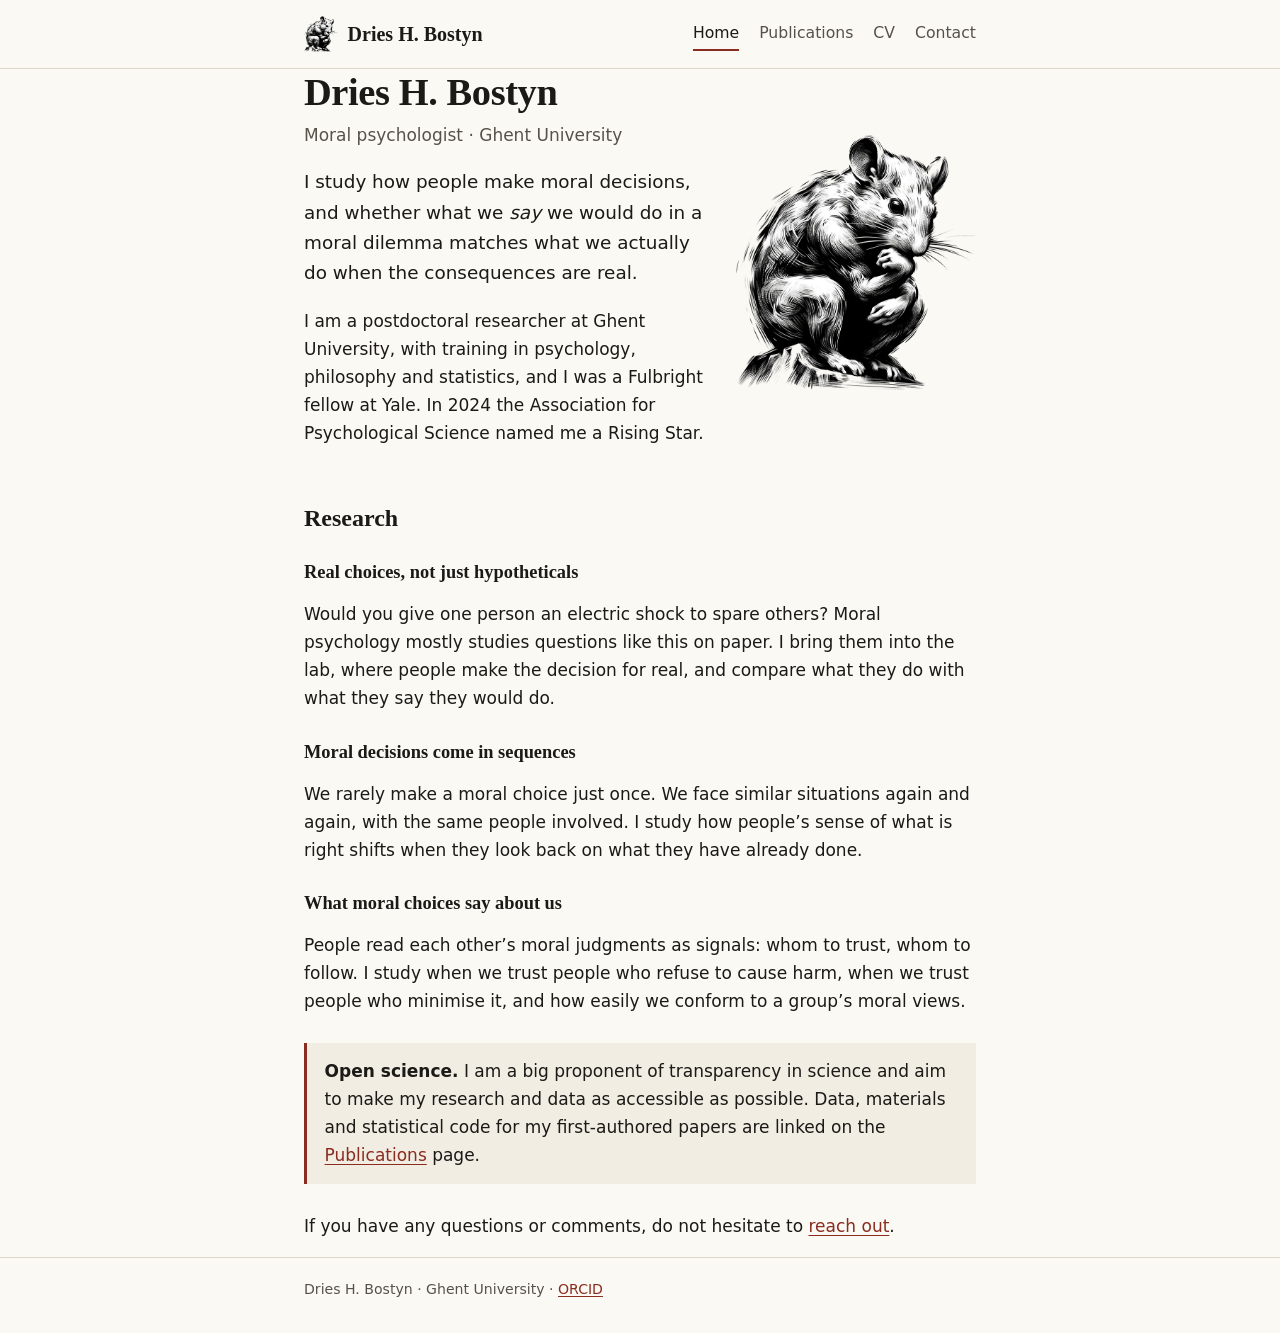
<file: index.html>
<!doctype html>
<html lang="en">
<head>
  <meta charset="utf-8">
  <meta name="viewport" content="width=device-width, initial-scale=1">
  <title>Dries H. Bostyn · Moral psychology, Ghent University</title>
  <meta name="description" content="Dries H. Bostyn is a moral psychologist at Ghent University studying how people make moral decisions, and whether hypothetical moral choices match what people do when the consequences are real.">
  <link rel="stylesheet" href="assets/style.css">
  <link rel="icon" href="assets/favicon.png" type="image/png">
  <link rel="apple-touch-icon" href="assets/apple-touch-icon.png">
</head>
<body>
  <header class="site-header">
    <div class="wrap">
      <a class="brand" href="./"><img src="assets/mouse-small.webp" alt="" width="34" height="36">Dries H. Bostyn</a>
      <nav class="site-nav" aria-label="Main">
        <a href="./" aria-current="page">Home</a>
        <a href="publications.html">Publications</a>
        <a href="cv.html">CV</a>
        <a href="contact.html">Contact</a>
      </nav>
    </div>
  </header>

  <main class="wrap">
    <section class="intro">
      <div>
        <h1>Dries H. Bostyn</h1>
        <p class="role">Moral psychologist · Ghent University</p>
        <p class="lead">I study how people make moral decisions, and whether what we <em>say</em> we would do in a moral dilemma matches what we actually do when the consequences are real.</p>
        <p>I am a postdoctoral researcher at Ghent University, with training in psychology, philosophy and statistics, and I was a Fulbright fellow at Yale. In 2024 the Association for Psychological Science named me a Rising Star.</p>
      </div>
      <figure>
        <img src="assets/mouse.webp" alt="Hatched black-and-white drawing of a mouse sitting on a rock, chin resting on its paw, deep in thought" width="677" height="720">
      </figure>
    </section>

    <h2>Research</h2>
    <h3>Real choices, not just hypotheticals</h3>
    <p>Would you give one person an electric shock to spare others? Moral psychology mostly studies questions like this on paper. I bring them into the lab, where people make the decision for real, and compare what they do with what they say they would do.</p>

    <h3>Moral decisions come in sequences</h3>
    <p>We rarely make a moral choice just once. We face similar situations again and again, with the same people involved. I study how people’s sense of what is right shifts when they look back on what they have already done.</p>

    <h3>What moral choices say about us</h3>
    <p>People read each other’s moral judgments as signals: whom to trust, whom to follow. I study when we trust people who refuse to cause harm, when we trust people who minimise it, and how easily we conform to a group’s moral views.</p>

    <div class="note">
      <p><strong>Open science.</strong> I am a big proponent of transparency in science and aim to make my research and data as accessible as possible. Data, materials and statistical code for my first-authored papers are linked on the <a href="publications.html">Publications</a> page.</p>
    </div>

    <p>If you have any questions or comments, do not hesitate to <a href="contact.html">reach out</a>.</p>
  </main>

  <footer class="site-footer">
    <div class="wrap">
      <p>Dries H. Bostyn · Ghent University · <a href="https://orcid.org/0000-0001-9994-4615">ORCID</a></p>
    </div>
  </footer>
</body>
</html>
</file>
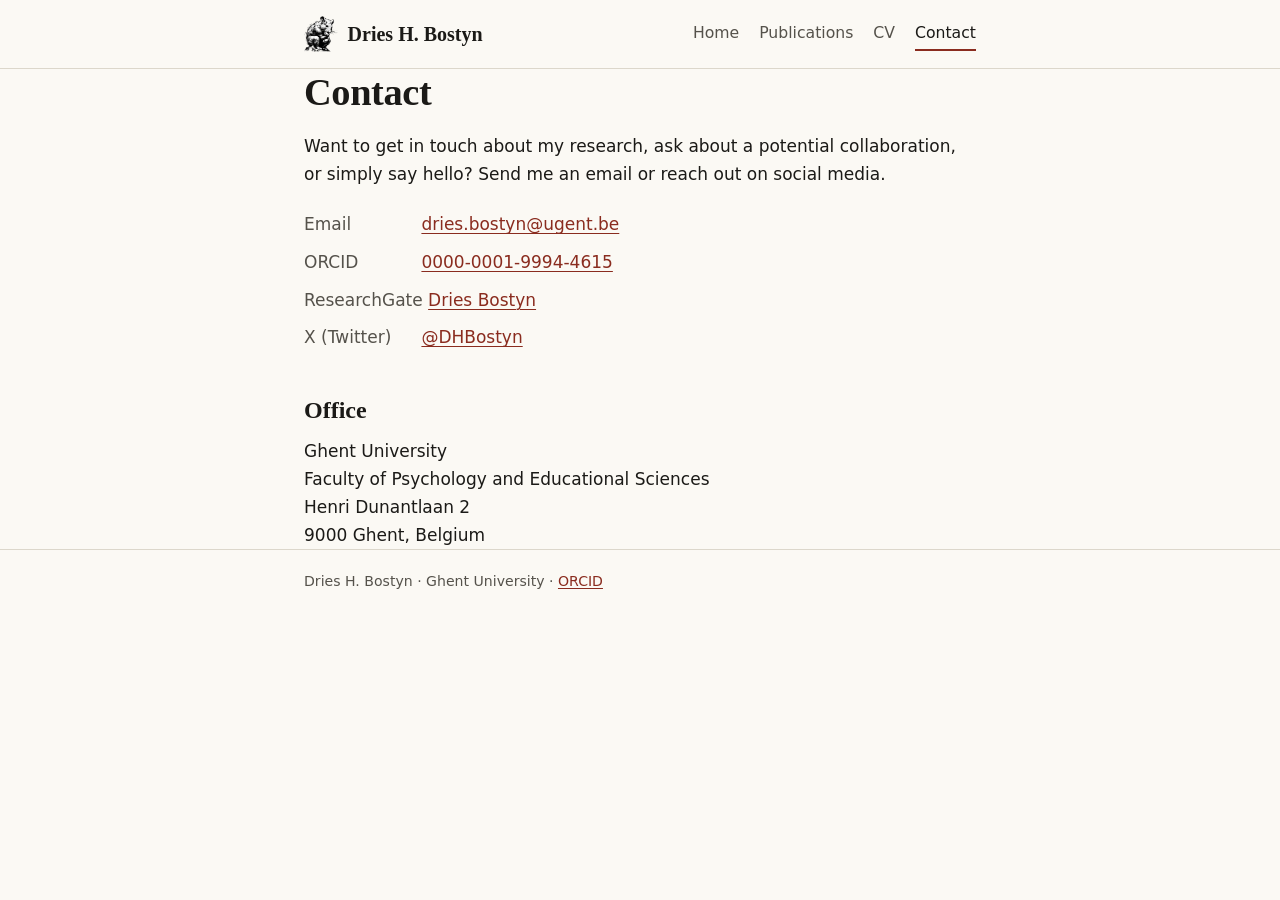
<file: contact.html>
<!doctype html>
<html lang="en">
<head>
  <meta charset="utf-8">
  <meta name="viewport" content="width=device-width, initial-scale=1">
  <title>Contact · Dries H. Bostyn</title>
  <meta name="description" content="How to get in touch with Dries H. Bostyn, Ghent University.">
  <link rel="stylesheet" href="assets/style.css">
  <link rel="icon" href="assets/favicon.png" type="image/png">
  <link rel="apple-touch-icon" href="assets/apple-touch-icon.png">
</head>
<body>
  <header class="site-header">
    <div class="wrap">
      <a class="brand" href="./"><img src="assets/mouse-small.webp" alt="" width="34" height="36">Dries H. Bostyn</a>
      <nav class="site-nav" aria-label="Main">
        <a href="./">Home</a>
        <a href="publications.html">Publications</a>
        <a href="cv.html">CV</a>
        <a href="contact.html" aria-current="page">Contact</a>
      </nav>
    </div>
  </header>

  <main class="wrap">
    <h1>Contact</h1>
    <p>Want to get in touch about my research, ask about a potential collaboration, or simply say hello? Send me an email or reach out on social media.</p>

    <ul class="contact-list">
      <li><span class="label">Email</span> <a href="mailto:dries.bostyn@ugent.be">dries.bostyn@ugent.be</a></li>
      <li><span class="label">ORCID</span> <a href="https://orcid.org/0000-0001-9994-4615">0000-0001-9994-4615</a></li>
      <!-- TODO: add Google Scholar once Dries sends the profile link:
      <li><span class="label">Google Scholar</span> <a href="SCHOLAR-URL">Dries H. Bostyn</a></li> -->
      <li><span class="label">ResearchGate</span> <a href="https://www.researchgate.net/profile/Dries_Bostyn">Dries Bostyn</a></li>
      <li><span class="label">X (Twitter)</span> <a href="https://x.com/DHBostyn">@DHBostyn</a></li>
    </ul>

    <h2>Office</h2>
    <address>
      Ghent University<br>
      Faculty of Psychology and Educational Sciences<br>
      Henri Dunantlaan 2<br>
      9000 Ghent, Belgium
    </address>
  </main>

  <footer class="site-footer">
    <div class="wrap">
      <p>Dries H. Bostyn · Ghent University · <a href="https://orcid.org/0000-0001-9994-4615">ORCID</a></p>
    </div>
  </footer>
</body>
</html>
</file>
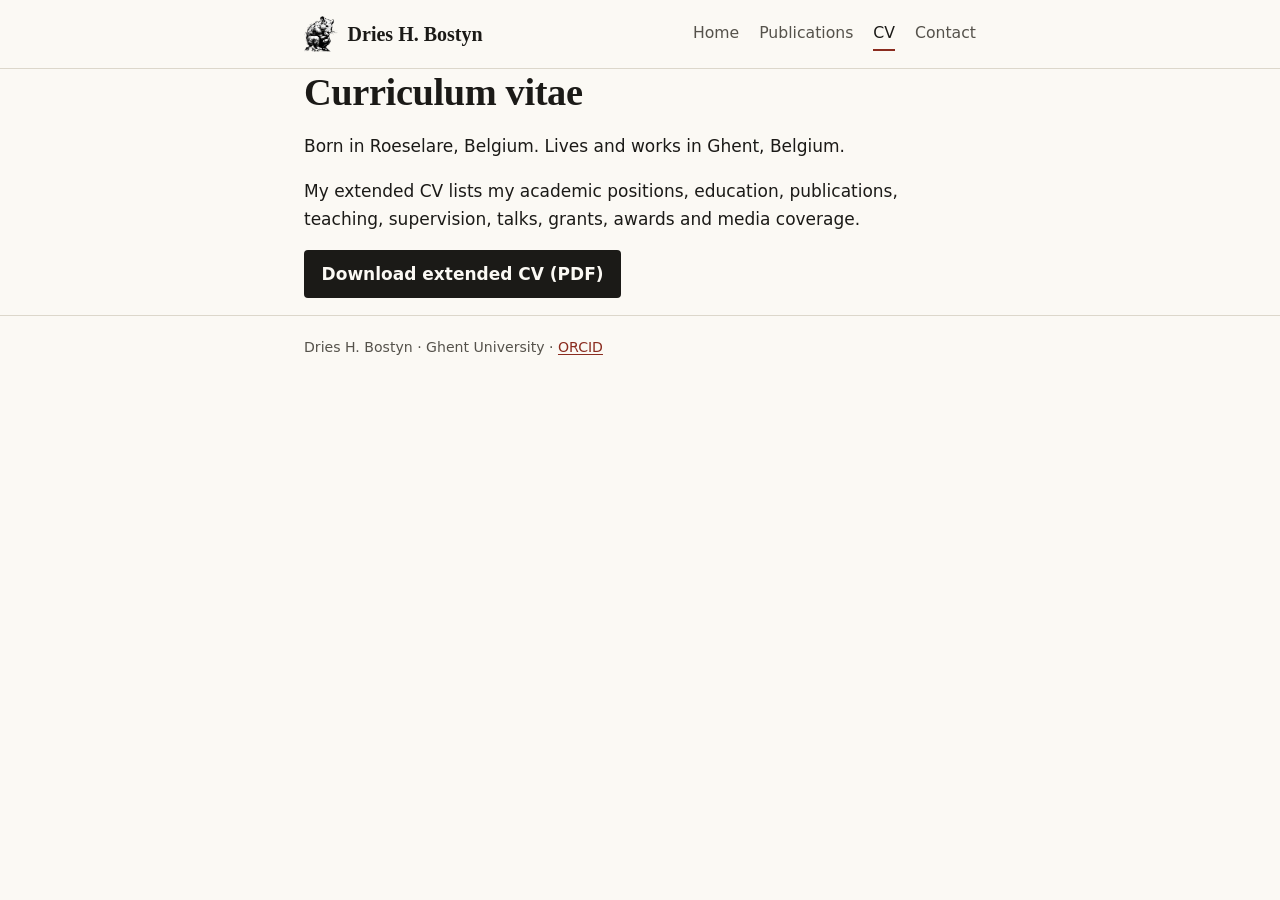
<file: cv.html>
<!doctype html>
<html lang="en">
<head>
  <meta charset="utf-8">
  <meta name="viewport" content="width=device-width, initial-scale=1">
  <title>CV · Dries H. Bostyn</title>
  <meta name="description" content="Curriculum vitae of Dries H. Bostyn: download the extended CV (PDF).">
  <link rel="stylesheet" href="assets/style.css">
  <link rel="icon" href="assets/favicon.png" type="image/png">
  <link rel="apple-touch-icon" href="assets/apple-touch-icon.png">
</head>
<body>
  <header class="site-header">
    <div class="wrap">
      <a class="brand" href="./"><img src="assets/mouse-small.webp" alt="" width="34" height="36">Dries H. Bostyn</a>
      <nav class="site-nav" aria-label="Main">
        <a href="./">Home</a>
        <a href="publications.html">Publications</a>
        <a href="cv.html" aria-current="page">CV</a>
        <a href="contact.html">Contact</a>
      </nav>
    </div>
  </header>

  <main class="wrap">
    <h1>Curriculum vitae</h1>
    <p>Born in Roeselare, Belgium. Lives and works in Ghent, Belgium.</p>
    <p>My extended CV lists my academic positions, education, publications, teaching, supervision, talks, grants, awards and media coverage.</p>
    <p><a class="button" href="files/bostyn-cv-extended.pdf">Download extended CV (PDF)</a></p>
  </main>

  <footer class="site-footer">
    <div class="wrap">
      <p>Dries H. Bostyn · Ghent University · <a href="https://orcid.org/0000-0001-9994-4615">ORCID</a></p>
    </div>
  </footer>
</body>
</html>
</file>
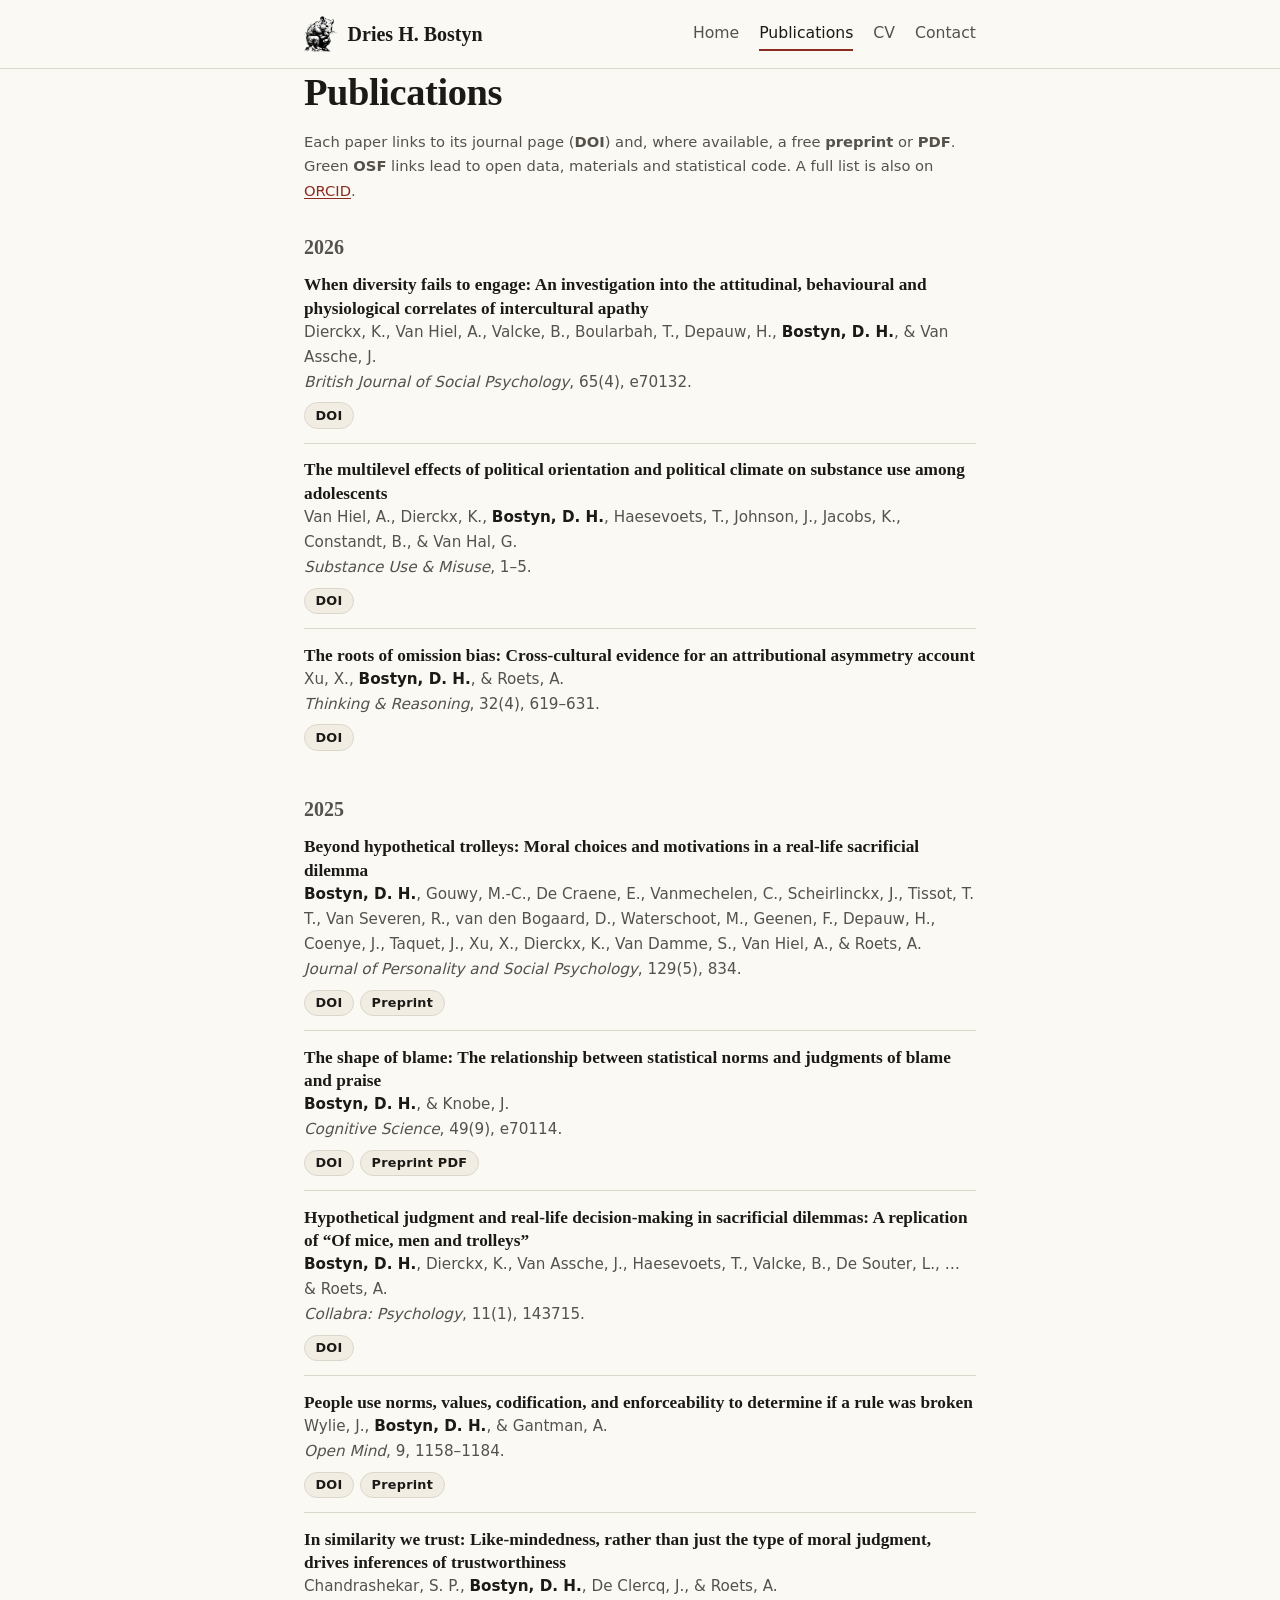
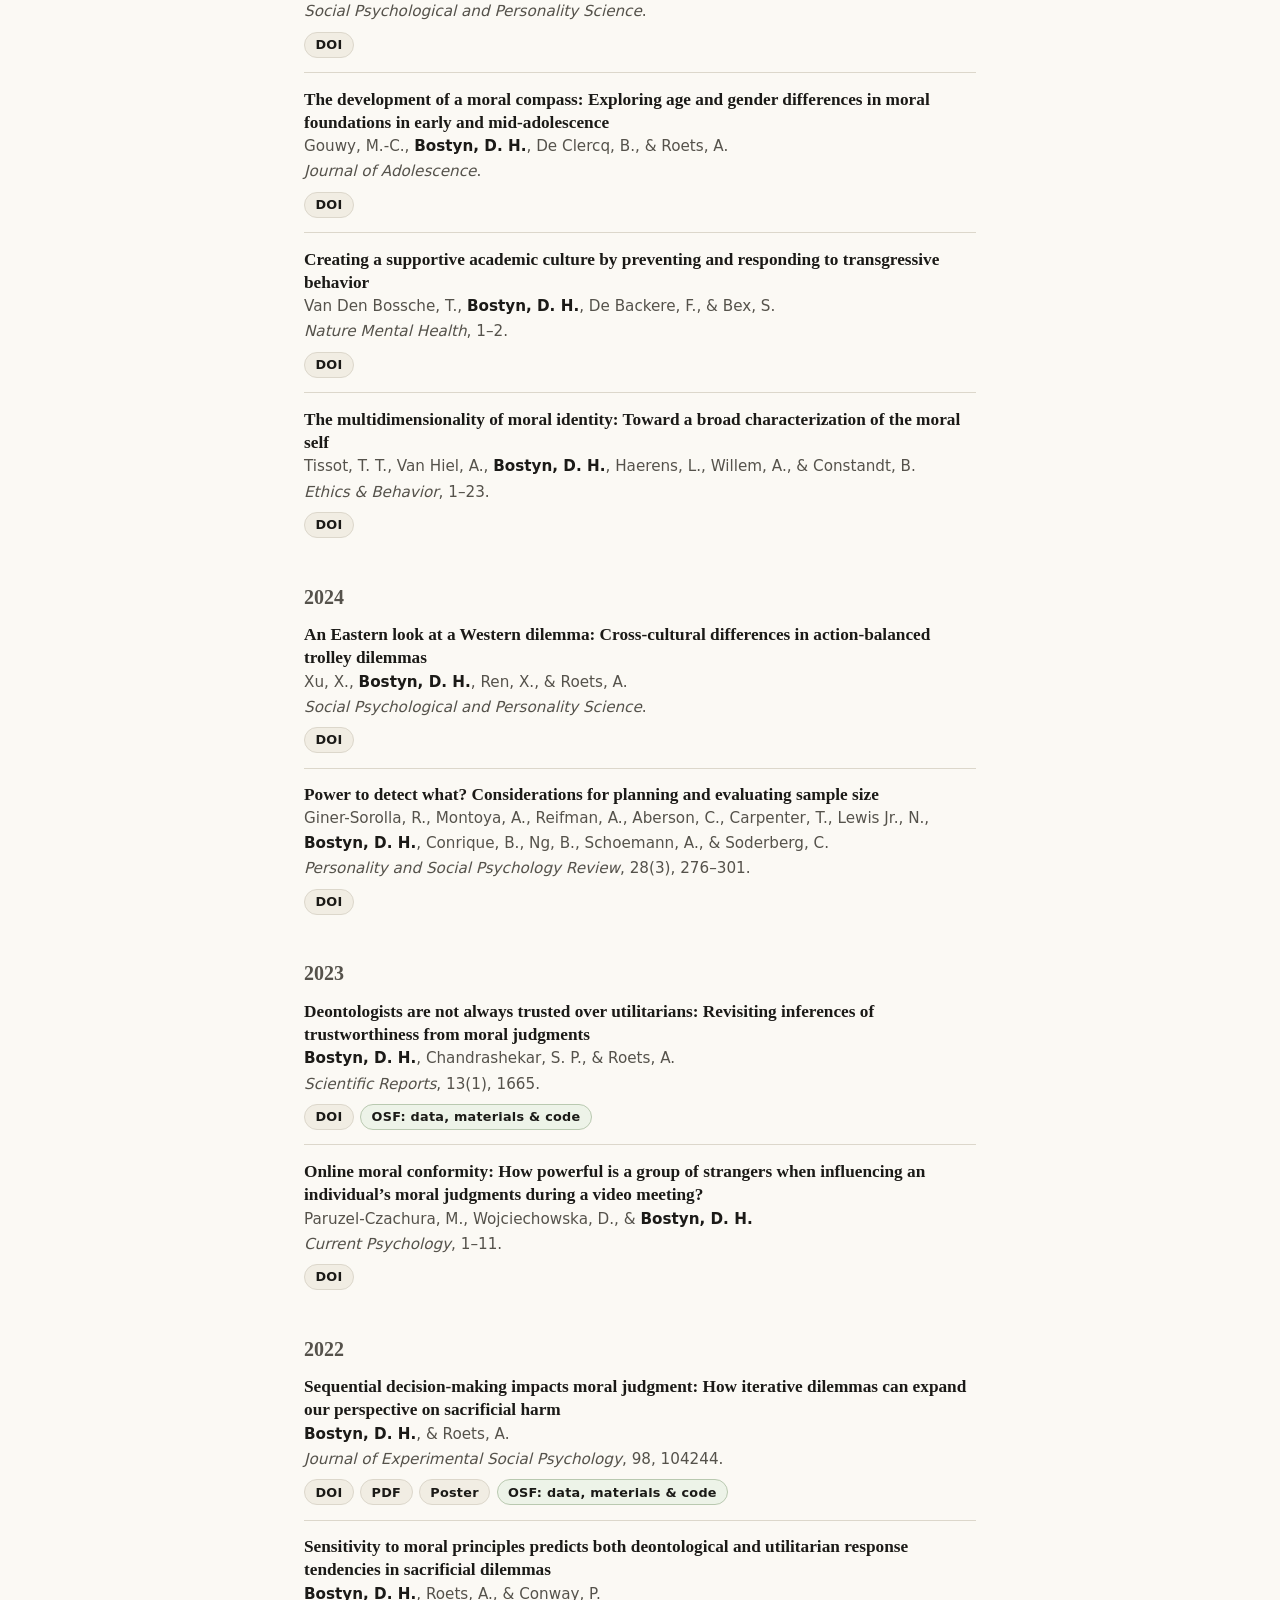
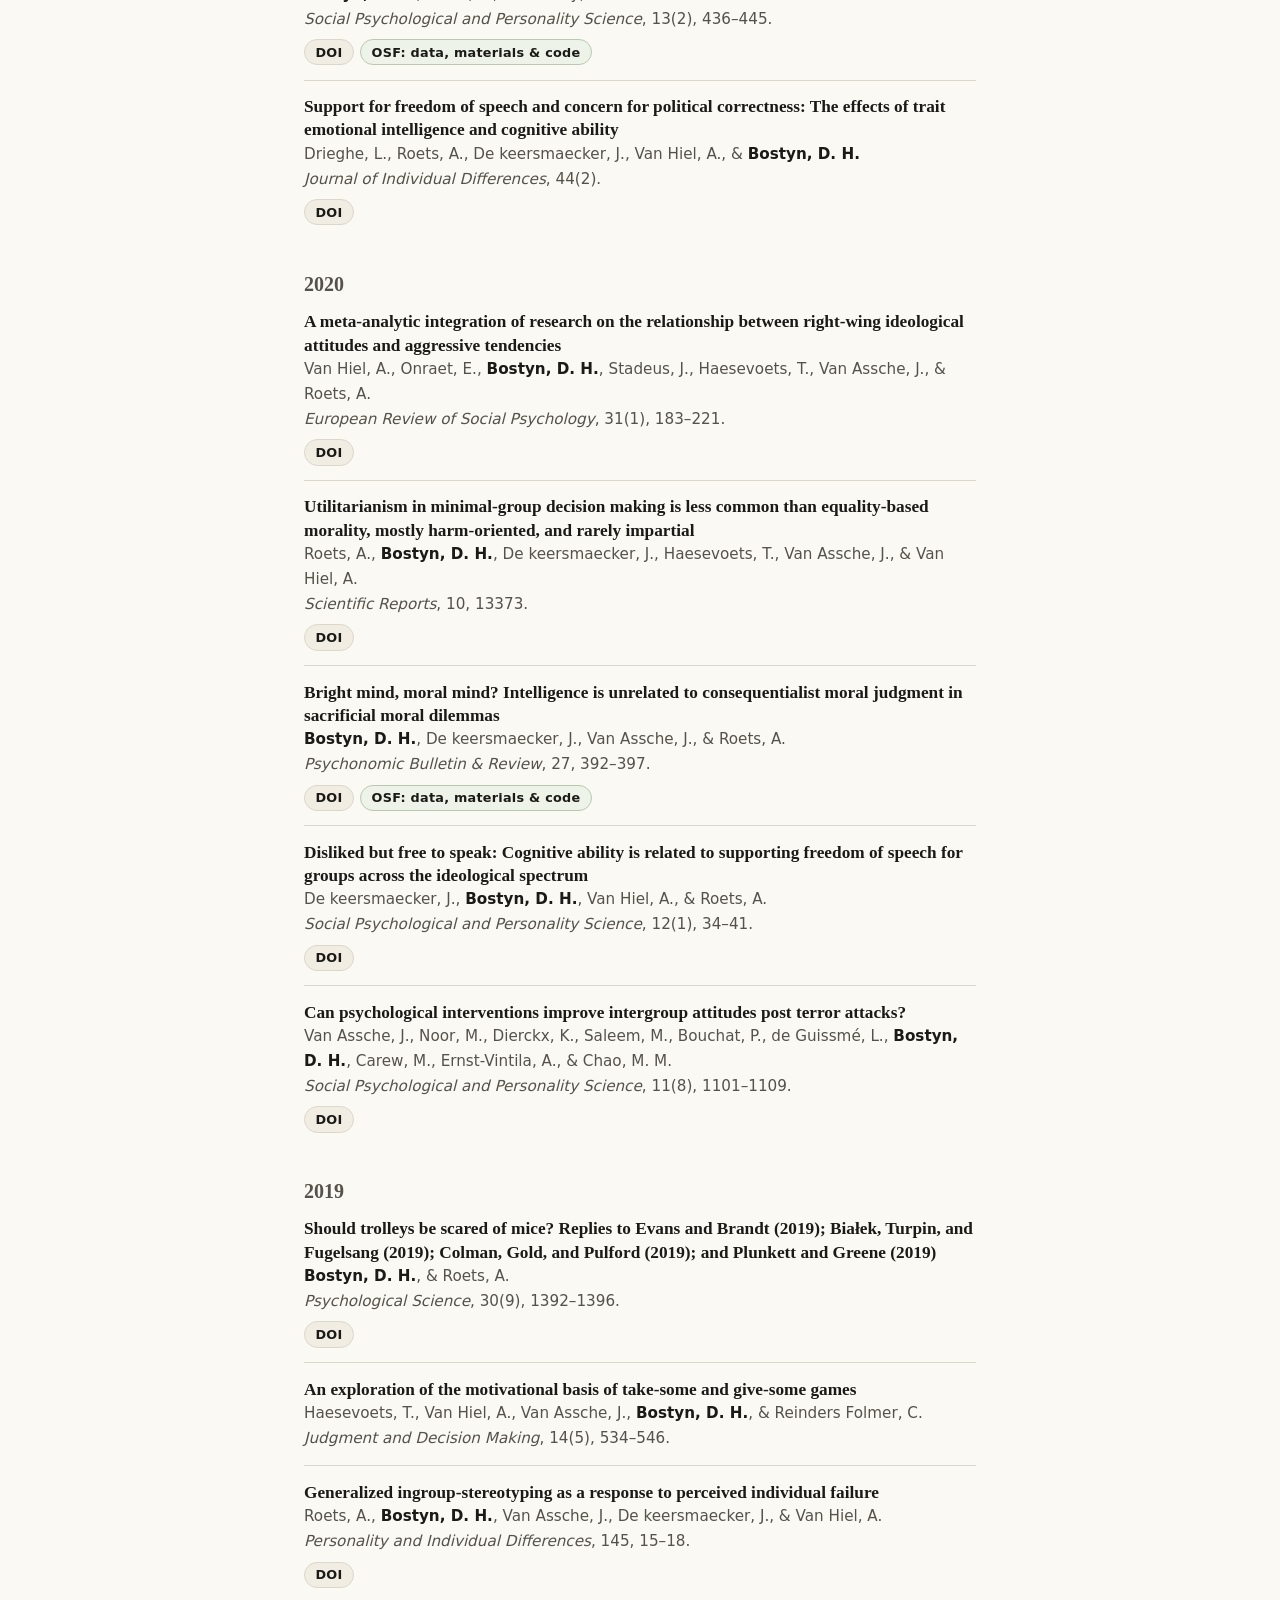
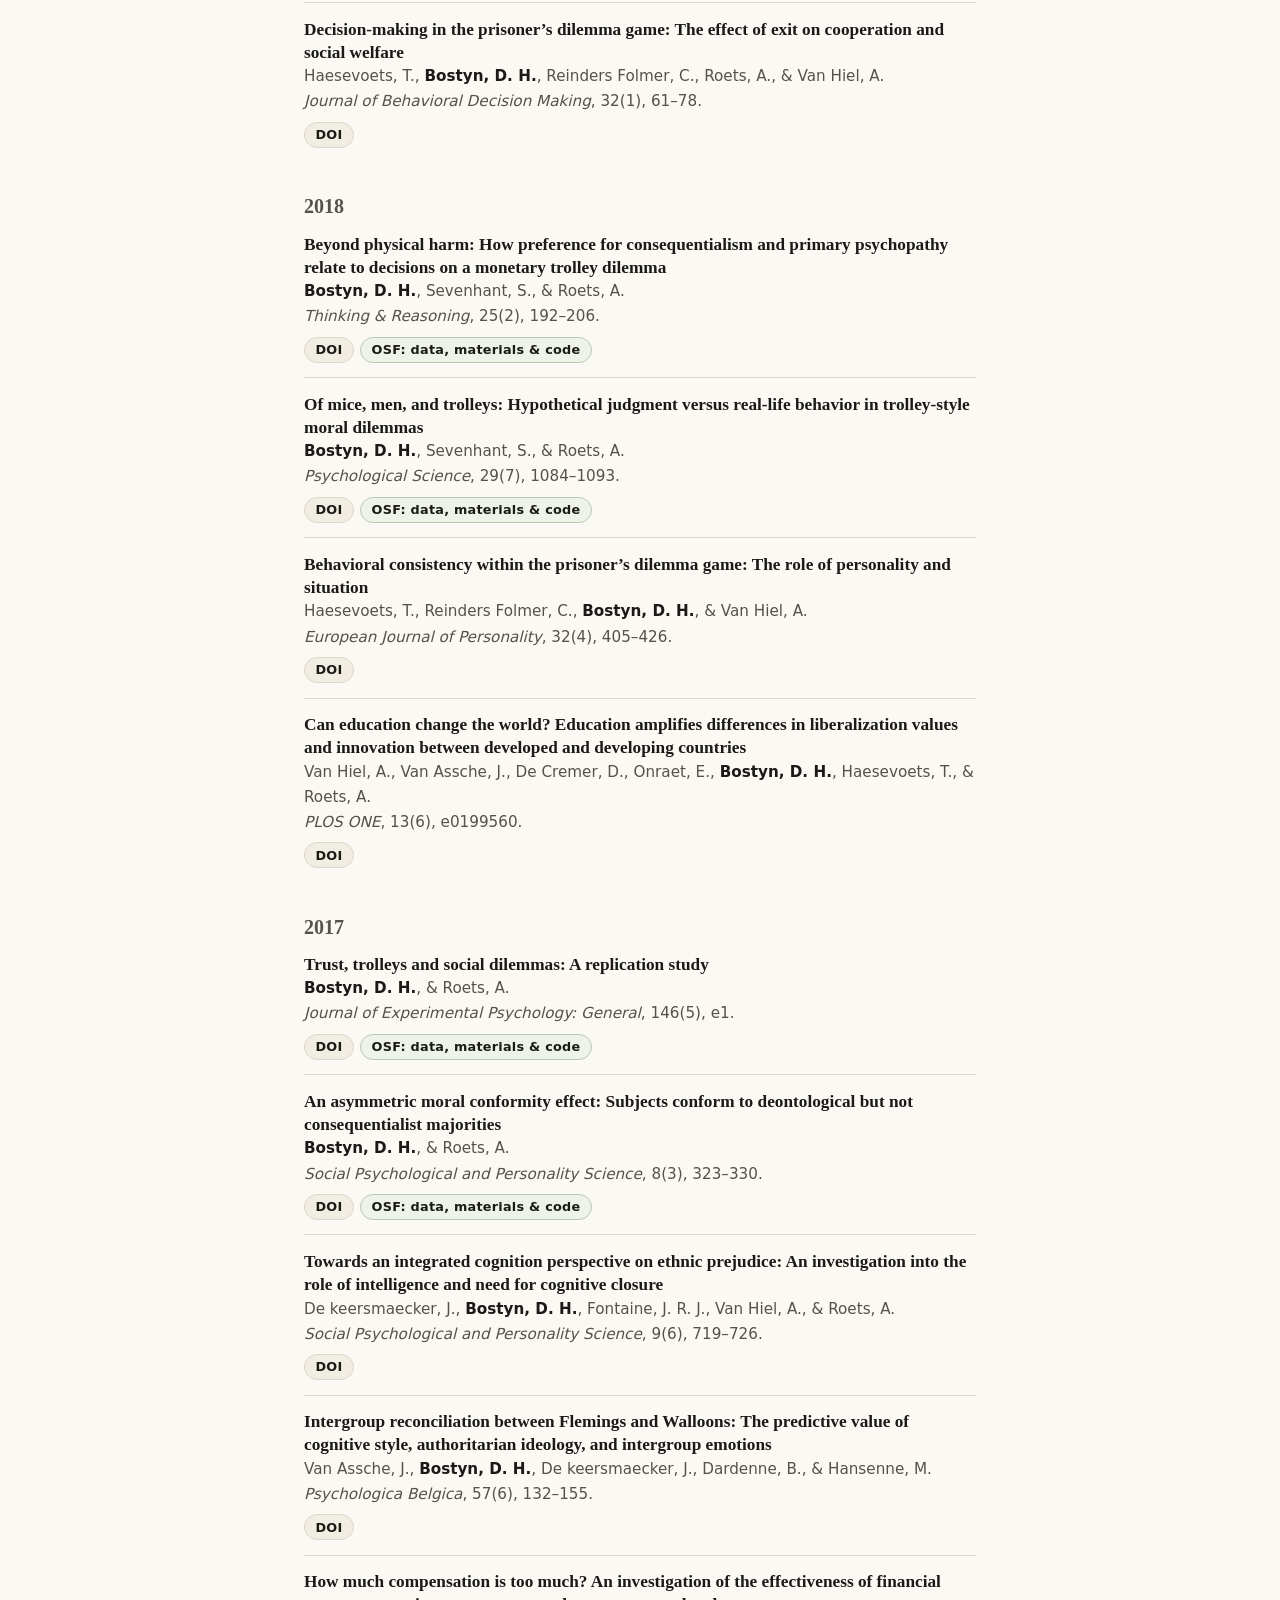
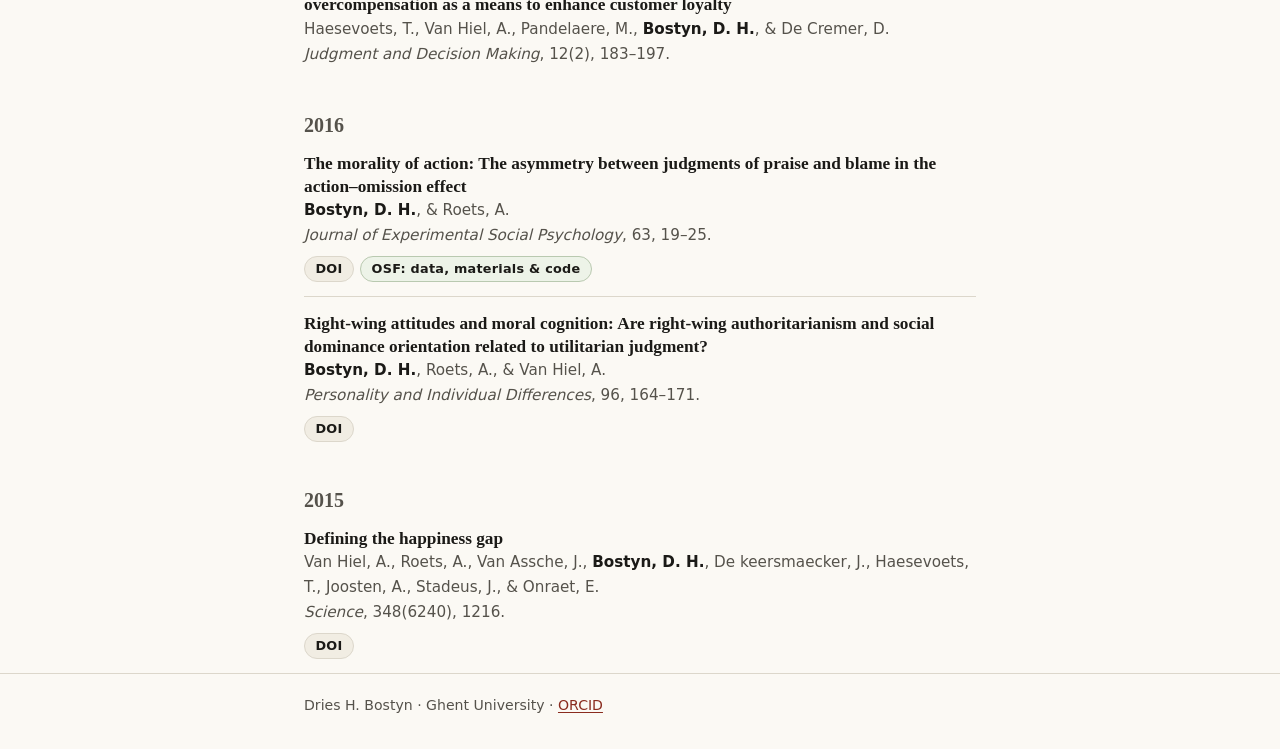
<file: publications.html>
<!doctype html>
<html lang="en">
<head>
  <meta charset="utf-8">
  <meta name="viewport" content="width=device-width, initial-scale=1">
  <title>Publications · Dries H. Bostyn</title>
  <meta name="description" content="Publications by Dries H. Bostyn, with links to papers, preprints, and open data, materials and code on OSF.">
  <link rel="stylesheet" href="assets/style.css">
  <link rel="icon" href="assets/favicon.png" type="image/png">
  <link rel="apple-touch-icon" href="assets/apple-touch-icon.png">
</head>
<body>
  <header class="site-header">
    <div class="wrap">
      <a class="brand" href="./"><img src="assets/mouse-small.webp" alt="" width="34" height="36">Dries H. Bostyn</a>
      <nav class="site-nav" aria-label="Main">
        <a href="./">Home</a>
        <a href="publications.html" aria-current="page">Publications</a>
        <a href="cv.html">CV</a>
        <a href="contact.html">Contact</a>
      </nav>
    </div>
  </header>

  <main class="wrap">
    <h1>Publications</h1>
    <p class="legend">Each paper links to its journal page (<strong>DOI</strong>) and, where available, a free <strong>preprint</strong> or <strong>PDF</strong>. Green <strong>OSF</strong> links lead to open data, materials and statistical code. A full list is also on <a href="https://orcid.org/0000-0001-9994-4615">ORCID</a>.</p>

    <!--
      HOW TO ADD A PAPER: copy one <li class="pub"> ... </li> block, paste it at the top
      of the right year (add a new <h2 class="year"> + <ol class="pubs"> for a new year),
      and edit the text and links. Delete any link you don't have.
    -->

    <h2 class="year" id="y2026">2026</h2>
    <ol class="pubs">
      <li class="pub">
        <p class="title">When diversity fails to engage: An investigation into the attitudinal, behavioural and physiological correlates of intercultural apathy</p>
        <p class="authors">Dierckx, K., Van Hiel, A., Valcke, B., Boularbah, T., Depauw, H., <b>Bostyn, D. H.</b>, &amp; Van Assche, J.</p>
        <p class="venue"><i>British Journal of Social Psychology</i>, 65(4), e70132.</p>
        <p class="links"><a href="https://doi.org/10.1111/bjso.70132">DOI</a></p>
      </li>
      <li class="pub">
        <p class="title">The multilevel effects of political orientation and political climate on substance use among adolescents</p>
        <p class="authors">Van Hiel, A., Dierckx, K., <b>Bostyn, D. H.</b>, Haesevoets, T., Johnson, J., Jacobs, K., Constandt, B., &amp; Van Hal, G.</p>
        <p class="venue"><i>Substance Use &amp; Misuse</i>, 1–5.</p>
        <p class="links"><a href="https://doi.org/10.1080/10826084.2026.2709656">DOI</a></p>
      </li>
      <li class="pub">
        <p class="title">The roots of omission bias: Cross-cultural evidence for an attributional asymmetry account</p>
        <p class="authors">Xu, X., <b>Bostyn, D. H.</b>, &amp; Roets, A.</p>
        <p class="venue"><i>Thinking &amp; Reasoning</i>, 32(4), 619–631.</p>
        <p class="links"><a href="https://doi.org/10.1080/13546783.2026.2622091">DOI</a></p>
      </li>
    </ol>

    <h2 class="year" id="y2025">2025</h2>
    <ol class="pubs">
      <li class="pub">
        <p class="title">Beyond hypothetical trolleys: Moral choices and motivations in a real-life sacrificial dilemma</p>
        <p class="authors"><b>Bostyn, D. H.</b>, Gouwy, M.-C., De Craene, E., Vanmechelen, C., Scheirlinckx, J., Tissot, T. T., Van Severen, R., van den Bogaard, D., Waterschoot, M., Geenen, F., Depauw, H., Coenye, J., Taquet, J., Xu, X., Dierckx, K., Van Damme, S., Van Hiel, A., &amp; Roets, A.</p>
        <p class="venue"><i>Journal of Personality and Social Psychology</i>, 129(5), 834.</p>
        <p class="links"><a href="https://doi.org/10.1037/pspa0000463">DOI</a><a href="https://doi.org/10.31234/osf.io/sgznt">Preprint</a></p>
      </li>
      <li class="pub">
        <p class="title">The shape of blame: The relationship between statistical norms and judgments of blame and praise</p>
        <p class="authors"><b>Bostyn, D. H.</b>, &amp; Knobe, J.</p>
        <p class="venue"><i>Cognitive Science</i>, 49(9), e70114.</p>
        <p class="links"><a href="https://doi.org/10.1111/cogs.70114">DOI</a><a href="files/bostyn-knobe-shape-of-blame-preprint.pdf">Preprint PDF</a></p>
      </li>
      <li class="pub">
        <p class="title">Hypothetical judgment and real-life decision-making in sacrificial dilemmas: A replication of “Of mice, men and trolleys”</p>
        <p class="authors"><b>Bostyn, D. H.</b>, Dierckx, K., Van Assche, J., Haesevoets, T., Valcke, B., De Souter, L., … &amp; Roets, A.</p>
        <p class="venue"><i>Collabra: Psychology</i>, 11(1), 143715.</p>
        <p class="links"><a href="https://doi.org/10.1525/collabra.143715">DOI</a></p>
      </li>
      <li class="pub">
        <p class="title">People use norms, values, codification, and enforceability to determine if a rule was broken</p>
        <p class="authors">Wylie, J., <b>Bostyn, D. H.</b>, &amp; Gantman, A.</p>
        <p class="venue"><i>Open Mind</i>, 9, 1158–1184.</p>
        <p class="links"><a href="https://doi.org/10.1162/opmi.a.19">DOI</a><a href="https://doi.org/10.31234/osf.io/mvkwy_v4">Preprint</a></p>
      </li>
      <li class="pub">
        <p class="title">In similarity we trust: Like-mindedness, rather than just the type of moral judgment, drives inferences of trustworthiness</p>
        <p class="authors">Chandrashekar, S. P., <b>Bostyn, D. H.</b>, De Clercq, J., &amp; Roets, A.</p>
        <p class="venue"><i>Social Psychological and Personality Science</i>.</p>
        <p class="links"><a href="https://doi.org/10.1177/19485506251348958">DOI</a></p>
      </li>
      <li class="pub">
        <p class="title">The development of a moral compass: Exploring age and gender differences in moral foundations in early and mid-adolescence</p>
        <p class="authors">Gouwy, M.-C., <b>Bostyn, D. H.</b>, De Clercq, B., &amp; Roets, A.</p>
        <p class="venue"><i>Journal of Adolescence</i>.</p>
        <p class="links"><a href="https://doi.org/10.1002/jad.12500">DOI</a></p>
      </li>
      <li class="pub">
        <p class="title">Creating a supportive academic culture by preventing and responding to transgressive behavior</p>
        <p class="authors">Van Den Bossche, T., <b>Bostyn, D. H.</b>, De Backere, F., &amp; Bex, S.</p>
        <p class="venue"><i>Nature Mental Health</i>, 1–2.</p>
        <p class="links"><a href="https://doi.org/10.1038/s44220-025-00409-3">DOI</a></p>
      </li>
      <li class="pub">
        <p class="title">The multidimensionality of moral identity: Toward a broad characterization of the moral self</p>
        <p class="authors">Tissot, T. T., Van Hiel, A., <b>Bostyn, D. H.</b>, Haerens, L., Willem, A., &amp; Constandt, B.</p>
        <p class="venue"><i>Ethics &amp; Behavior</i>, 1–23.</p>
        <p class="links"><a href="https://doi.org/10.1080/10508422.2025.2449989">DOI</a></p>
      </li>
    </ol>

    <h2 class="year" id="y2024">2024</h2>
    <ol class="pubs">
      <li class="pub">
        <p class="title">An Eastern look at a Western dilemma: Cross-cultural differences in action-balanced trolley dilemmas</p>
        <p class="authors">Xu, X., <b>Bostyn, D. H.</b>, Ren, X., &amp; Roets, A.</p>
        <p class="venue"><i>Social Psychological and Personality Science</i>.</p>
        <p class="links"><a href="https://doi.org/10.1177/19485506241289459">DOI</a></p>
      </li>
      <li class="pub">
        <p class="title">Power to detect what? Considerations for planning and evaluating sample size</p>
        <p class="authors">Giner-Sorolla, R., Montoya, A., Reifman, A., Aberson, C., Carpenter, T., Lewis Jr., N., <b>Bostyn, D. H.</b>, Conrique, B., Ng, B., Schoemann, A., &amp; Soderberg, C.</p>
        <p class="venue"><i>Personality and Social Psychology Review</i>, 28(3), 276–301.</p>
        <p class="links"><a href="https://doi.org/10.1177/10888683241228328">DOI</a></p>
      </li>
    </ol>

    <h2 class="year" id="y2023">2023</h2>
    <ol class="pubs">
      <li class="pub">
        <p class="title">Deontologists are not always trusted over utilitarians: Revisiting inferences of trustworthiness from moral judgments</p>
        <p class="authors"><b>Bostyn, D. H.</b>, Chandrashekar, S. P., &amp; Roets, A.</p>
        <p class="venue"><i>Scientific Reports</i>, 13(1), 1665.</p>
        <p class="links"><a href="https://doi.org/10.1038/s41598-023-27943-3">DOI</a><a class="osf" href="https://osf.io/xayu7/">OSF: data, materials &amp; code</a></p>
      </li>
      <li class="pub">
        <p class="title">Online moral conformity: How powerful is a group of strangers when influencing an individual’s moral judgments during a video meeting?</p>
        <p class="authors">Paruzel-Czachura, M., Wojciechowska, D., &amp; <b>Bostyn, D. H.</b></p>
        <p class="venue"><i>Current Psychology</i>, 1–11.</p>
        <p class="links"><a href="https://doi.org/10.1007/s12144-023-04765-0">DOI</a></p>
      </li>
    </ol>

    <h2 class="year" id="y2022">2022</h2>
    <ol class="pubs">
      <li class="pub">
        <p class="title">Sequential decision-making impacts moral judgment: How iterative dilemmas can expand our perspective on sacrificial harm</p>
        <p class="authors"><b>Bostyn, D. H.</b>, &amp; Roets, A.</p>
        <p class="venue"><i>Journal of Experimental Social Psychology</i>, 98, 104244.</p>
        <p class="links"><a href="https://doi.org/10.1016/j.jesp.2021.104244">DOI</a><a href="files/bostyn-roets-2022-sequential-decision-making.pdf">PDF</a><a href="files/poster-sequential-moral-decisions.pdf">Poster</a><a class="osf" href="https://osf.io/c5yqk/">OSF: data, materials &amp; code</a></p>
      </li>
      <li class="pub">
        <p class="title">Sensitivity to moral principles predicts both deontological and utilitarian response tendencies in sacrificial dilemmas</p>
        <p class="authors"><b>Bostyn, D. H.</b>, Roets, A., &amp; Conway, P.</p>
        <p class="venue"><i>Social Psychological and Personality Science</i>, 13(2), 436–445.</p>
        <p class="links"><a href="https://doi.org/10.1177/19485506211027031">DOI</a><a class="osf" href="https://osf.io/qxztn/">OSF: data, materials &amp; code</a></p>
      </li>
      <li class="pub">
        <p class="title">Support for freedom of speech and concern for political correctness: The effects of trait emotional intelligence and cognitive ability</p>
        <p class="authors">Drieghe, L., Roets, A., De keersmaecker, J., Van Hiel, A., &amp; <b>Bostyn, D. H.</b></p>
        <p class="venue"><i>Journal of Individual Differences</i>, 44(2).</p>
        <p class="links"><a href="https://doi.org/10.1027/1614-0001/a000385">DOI</a></p>
      </li>
    </ol>

    <h2 class="year" id="y2020">2020</h2>
    <ol class="pubs">
      <li class="pub">
        <p class="title">A meta-analytic integration of research on the relationship between right-wing ideological attitudes and aggressive tendencies</p>
        <p class="authors">Van Hiel, A., Onraet, E., <b>Bostyn, D. H.</b>, Stadeus, J., Haesevoets, T., Van Assche, J., &amp; Roets, A.</p>
        <p class="venue"><i>European Review of Social Psychology</i>, 31(1), 183–221.</p>
        <p class="links"><a href="https://doi.org/10.1080/10463283.2020.1778324">DOI</a></p>
      </li>
      <li class="pub">
        <p class="title">Utilitarianism in minimal-group decision making is less common than equality-based morality, mostly harm-oriented, and rarely impartial</p>
        <p class="authors">Roets, A., <b>Bostyn, D. H.</b>, De keersmaecker, J., Haesevoets, T., Van Assche, J., &amp; Van Hiel, A.</p>
        <p class="venue"><i>Scientific Reports</i>, 10, 13373.</p>
        <p class="links"><a href="https://doi.org/10.1038/s41598-020-70199-4">DOI</a></p>
      </li>
      <li class="pub">
        <p class="title">Bright mind, moral mind? Intelligence is unrelated to consequentialist moral judgment in sacrificial moral dilemmas</p>
        <p class="authors"><b>Bostyn, D. H.</b>, De keersmaecker, J., Van Assche, J., &amp; Roets, A.</p>
        <p class="venue"><i>Psychonomic Bulletin &amp; Review</i>, 27, 392–397.</p>
        <!-- TODO(check): the old site linked this paper to osf.io/c5yqk, the same OSF project as the 2022 Sequential paper. Probably a copy-paste slip; confirm the right link. -->
        <p class="links"><a href="https://doi.org/10.3758/s13423-019-01676-9">DOI</a><a class="osf" href="https://osf.io/c5yqk/">OSF: data, materials &amp; code</a></p>
      </li>
      <li class="pub">
        <p class="title">Disliked but free to speak: Cognitive ability is related to supporting freedom of speech for groups across the ideological spectrum</p>
        <p class="authors">De keersmaecker, J., <b>Bostyn, D. H.</b>, Van Hiel, A., &amp; Roets, A.</p>
        <p class="venue"><i>Social Psychological and Personality Science</i>, 12(1), 34–41.</p>
        <p class="links"><a href="https://doi.org/10.1177/1948550619896168">DOI</a></p>
      </li>
      <li class="pub">
        <p class="title">Can psychological interventions improve intergroup attitudes post terror attacks?</p>
        <p class="authors">Van Assche, J., Noor, M., Dierckx, K., Saleem, M., Bouchat, P., de Guissmé, L., <b>Bostyn, D. H.</b>, Carew, M., Ernst-Vintila, A., &amp; Chao, M. M.</p>
        <p class="venue"><i>Social Psychological and Personality Science</i>, 11(8), 1101–1109.</p>
        <p class="links"><a href="https://doi.org/10.1177/1948550619896139">DOI</a></p>
      </li>
    </ol>

    <h2 class="year" id="y2019">2019</h2>
    <ol class="pubs">
      <li class="pub">
        <p class="title">Should trolleys be scared of mice? Replies to Evans and Brandt (2019); Białek, Turpin, and Fugelsang (2019); Colman, Gold, and Pulford (2019); and Plunkett and Greene (2019)</p>
        <p class="authors"><b>Bostyn, D. H.</b>, &amp; Roets, A.</p>
        <p class="venue"><i>Psychological Science</i>, 30(9), 1392–1396.</p>
        <p class="links"><a href="https://doi.org/10.1177/0956797619865236">DOI</a></p>
      </li>
      <li class="pub">
        <p class="title">An exploration of the motivational basis of take-some and give-some games</p>
        <p class="authors">Haesevoets, T., Van Hiel, A., Van Assche, J., <b>Bostyn, D. H.</b>, &amp; Reinders Folmer, C.</p>
        <p class="venue"><i>Judgment and Decision Making</i>, 14(5), 534–546.</p>
      </li>
      <li class="pub">
        <p class="title">Generalized ingroup-stereotyping as a response to perceived individual failure</p>
        <p class="authors">Roets, A., <b>Bostyn, D. H.</b>, Van Assche, J., De keersmaecker, J., &amp; Van Hiel, A.</p>
        <p class="venue"><i>Personality and Individual Differences</i>, 145, 15–18.</p>
        <p class="links"><a href="https://doi.org/10.1016/j.paid.2019.03.012">DOI</a></p>
      </li>
      <li class="pub">
        <p class="title">Decision-making in the prisoner’s dilemma game: The effect of exit on cooperation and social welfare</p>
        <p class="authors">Haesevoets, T., <b>Bostyn, D. H.</b>, Reinders Folmer, C., Roets, A., &amp; Van Hiel, A.</p>
        <p class="venue"><i>Journal of Behavioral Decision Making</i>, 32(1), 61–78.</p>
        <p class="links"><a href="https://doi.org/10.1002/bdm.2096">DOI</a></p>
      </li>
    </ol>

    <h2 class="year" id="y2018">2018</h2>
    <ol class="pubs">
      <li class="pub">
        <p class="title">Beyond physical harm: How preference for consequentialism and primary psychopathy relate to decisions on a monetary trolley dilemma</p>
        <p class="authors"><b>Bostyn, D. H.</b>, Sevenhant, S., &amp; Roets, A.</p>
        <p class="venue"><i>Thinking &amp; Reasoning</i>, 25(2), 192–206.</p>
        <p class="links"><a href="https://doi.org/10.1080/13546783.2018.1497536">DOI</a><a class="osf" href="https://osf.io/u6x9r/">OSF: data, materials &amp; code</a></p>
      </li>
      <li class="pub">
        <p class="title">Of mice, men, and trolleys: Hypothetical judgment versus real-life behavior in trolley-style moral dilemmas</p>
        <p class="authors"><b>Bostyn, D. H.</b>, Sevenhant, S., &amp; Roets, A.</p>
        <p class="venue"><i>Psychological Science</i>, 29(7), 1084–1093.</p>
        <p class="links"><a href="https://doi.org/10.1177/0956797617752640">DOI</a><a class="osf" href="https://osf.io/kvb99/">OSF: data, materials &amp; code</a></p>
      </li>
      <li class="pub">
        <p class="title">Behavioral consistency within the prisoner’s dilemma game: The role of personality and situation</p>
        <p class="authors">Haesevoets, T., Reinders Folmer, C., <b>Bostyn, D. H.</b>, &amp; Van Hiel, A.</p>
        <p class="venue"><i>European Journal of Personality</i>, 32(4), 405–426.</p>
        <p class="links"><a href="https://doi.org/10.1002/per.2158">DOI</a></p>
      </li>
      <li class="pub">
        <p class="title">Can education change the world? Education amplifies differences in liberalization values and innovation between developed and developing countries</p>
        <p class="authors">Van Hiel, A., Van Assche, J., De Cremer, D., Onraet, E., <b>Bostyn, D. H.</b>, Haesevoets, T., &amp; Roets, A.</p>
        <p class="venue"><i>PLOS ONE</i>, 13(6), e0199560.</p>
        <p class="links"><a href="https://doi.org/10.1371/journal.pone.0199560">DOI</a></p>
      </li>
    </ol>

    <h2 class="year" id="y2017">2017</h2>
    <ol class="pubs">
      <li class="pub">
        <p class="title">Trust, trolleys and social dilemmas: A replication study</p>
        <p class="authors"><b>Bostyn, D. H.</b>, &amp; Roets, A.</p>
        <p class="venue"><i>Journal of Experimental Psychology: General</i>, 146(5), e1.</p>
        <p class="links"><a href="https://doi.org/10.1037/xge0000295">DOI</a><a class="osf" href="https://osf.io/s5bqr/">OSF: data, materials &amp; code</a></p>
      </li>
      <li class="pub">
        <p class="title">An asymmetric moral conformity effect: Subjects conform to deontological but not consequentialist majorities</p>
        <p class="authors"><b>Bostyn, D. H.</b>, &amp; Roets, A.</p>
        <p class="venue"><i>Social Psychological and Personality Science</i>, 8(3), 323–330.</p>
        <p class="links"><a href="https://doi.org/10.1177/1948550616671999">DOI</a><a class="osf" href="https://osf.io/b5rp7/">OSF: data, materials &amp; code</a></p>
      </li>
      <li class="pub">
        <p class="title">Towards an integrated cognition perspective on ethnic prejudice: An investigation into the role of intelligence and need for cognitive closure</p>
        <p class="authors">De keersmaecker, J., <b>Bostyn, D. H.</b>, Fontaine, J. R. J., Van Hiel, A., &amp; Roets, A.</p>
        <p class="venue"><i>Social Psychological and Personality Science</i>, 9(6), 719–726.</p>
        <p class="links"><a href="https://doi.org/10.1177/1948550617722201">DOI</a></p>
      </li>
      <li class="pub">
        <p class="title">Intergroup reconciliation between Flemings and Walloons: The predictive value of cognitive style, authoritarian ideology, and intergroup emotions</p>
        <p class="authors">Van Assche, J., <b>Bostyn, D. H.</b>, De keersmaecker, J., Dardenne, B., &amp; Hansenne, M.</p>
        <p class="venue"><i>Psychologica Belgica</i>, 57(6), 132–155.</p>
        <p class="links"><a href="https://doi.org/10.5334/pb.333">DOI</a></p>
      </li>
      <li class="pub">
        <p class="title">How much compensation is too much? An investigation of the effectiveness of financial overcompensation as a means to enhance customer loyalty</p>
        <p class="authors">Haesevoets, T., Van Hiel, A., Pandelaere, M., <b>Bostyn, D. H.</b>, &amp; De Cremer, D.</p>
        <p class="venue"><i>Judgment and Decision Making</i>, 12(2), 183–197.</p>
      </li>
    </ol>

    <h2 class="year" id="y2016">2016</h2>
    <ol class="pubs">
      <li class="pub">
        <p class="title">The morality of action: The asymmetry between judgments of praise and blame in the action–omission effect</p>
        <p class="authors"><b>Bostyn, D. H.</b>, &amp; Roets, A.</p>
        <p class="venue"><i>Journal of Experimental Social Psychology</i>, 63, 19–25.</p>
        <p class="links"><a href="https://doi.org/10.1016/j.jesp.2015.11.005">DOI</a><a class="osf" href="https://osf.io/9rkjt/">OSF: data, materials &amp; code</a></p>
      </li>
      <li class="pub">
        <p class="title">Right-wing attitudes and moral cognition: Are right-wing authoritarianism and social dominance orientation related to utilitarian judgment?</p>
        <p class="authors"><b>Bostyn, D. H.</b>, Roets, A., &amp; Van Hiel, A.</p>
        <p class="venue"><i>Personality and Individual Differences</i>, 96, 164–171.</p>
        <p class="links"><a href="https://doi.org/10.1016/j.paid.2016.03.006">DOI</a></p>
      </li>
    </ol>

    <h2 class="year" id="y2015">2015</h2>
    <ol class="pubs">
      <li class="pub">
        <p class="title">Defining the happiness gap</p>
        <p class="authors">Van Hiel, A., Roets, A., Van Assche, J., <b>Bostyn, D. H.</b>, De keersmaecker, J., Haesevoets, T., Joosten, A., Stadeus, J., &amp; Onraet, E.</p>
        <p class="venue"><i>Science</i>, 348(6240), 1216.</p>
        <p class="links"><a href="https://doi.org/10.1126/science.348.6240.1216-a">DOI</a></p>
      </li>
    </ol>
  </main>

  <footer class="site-footer">
    <div class="wrap">
      <p>Dries H. Bostyn · Ghent University · <a href="https://orcid.org/0000-0001-9994-4615">ORCID</a></p>
    </div>
  </footer>
</body>
</html>
</file>
<file: assets/style.css>
/* dhbostyn.com: one stylesheet for every page */

:root {
  --paper: #fbf9f4;
  --ink: #1b1a17;
  --ink-soft: #55524b;
  --rule: #dcd7cb;
  --accent: #8a2c1f;        /* muted brick red, used for links */
  --accent-hover: #5e1d14;
  --tag-bg: #f1ede3;
  --serif: "Iowan Old Style", "Palatino Linotype", Palatino, "Book Antiqua", Georgia, serif;
  --sans: system-ui, -apple-system, "Segoe UI", Roboto, "Helvetica Neue", Arial, sans-serif;
  --measure: 44rem;
}

* { box-sizing: border-box; }

html { -webkit-text-size-adjust: 100%; }

body {
  margin: 0;
  background: var(--paper);
  color: var(--ink);
  font: 1.0625rem/1.65 var(--sans);
}

a { color: var(--accent); text-underline-offset: 0.15em; text-decoration-thickness: 1px; }
a:hover { color: var(--accent-hover); }
a:focus-visible { outline: 2px solid var(--accent); outline-offset: 2px; border-radius: 2px; }

h1, h2, h3 { font-family: var(--serif); font-weight: 600; line-height: 1.2; }
h1 { font-size: 2.4rem; margin: 0 0 0.75rem; letter-spacing: -0.01em; }
h2 { font-size: 1.5rem; margin: 2.5rem 0 0.75rem; }
h3 { font-size: 1.15rem; margin: 1.75rem 0 0.5rem; }

.wrap { max-width: var(--measure); margin: 0 auto; padding: 0 16px; }

/* ---------- header ---------- */
.site-header { border-bottom: 1px solid var(--rule); }
.site-header .wrap {
  display: flex; align-items: center; justify-content: space-between;
  flex-wrap: wrap; gap: 0.5rem 1.5rem; padding-top: 1rem; padding-bottom: 1rem;
}
.brand {
  display: flex; align-items: center; gap: 0.6rem;
  font-family: var(--serif); font-size: 1.25rem; font-weight: 600;
  color: var(--ink); text-decoration: none;
}
.brand img { width: 34px; height: auto; }
.site-nav { display: flex; flex-wrap: wrap; gap: 0.25rem 1.25rem; font-size: 0.98rem; }
.site-nav a { color: var(--ink-soft); text-decoration: none; padding: 0.2rem 0; border-bottom: 2px solid transparent; }
.site-nav a:hover { color: var(--ink); }
.site-nav a[aria-current="page"] { color: var(--ink); border-bottom-color: var(--accent); }

main { padding: 2.5rem 0 3rem; }

/* ---------- home ---------- */
.intro { display: grid; grid-template-columns: 1fr 15rem; gap: 2rem; align-items: center; }
.intro img { width: 100%; height: auto; }
.lead { font-size: 1.15rem; }
.role { color: var(--ink-soft); margin-top: -0.4rem; }
@media (max-width: 640px) {
  .intro { grid-template-columns: 1fr; gap: 0.5rem; }
  .intro figure { order: -1; max-width: 11rem; margin: 0 auto; }
  h1 { font-size: 2rem; }
}
figure { margin: 0; }

.themes { padding-left: 1.2rem; }
.themes li { margin-bottom: 0.35rem; }

.note {
  border-left: 3px solid var(--accent);
  background: var(--tag-bg);
  padding: 0.9rem 1.1rem; margin: 1.75rem 0;
}
.note p { margin: 0; }

/* ---------- publications ---------- */
.pubs { list-style: none; padding: 0; margin: 0; }
.pub { padding: 0.9rem 0; border-bottom: 1px solid var(--rule); }
.pub:last-child { border-bottom: 0; }
.pub p { margin: 0; }
.pub .title { font-family: var(--serif); font-weight: 600; font-size: 1.08rem; line-height: 1.35; }
.pub .authors, .pub .venue { color: var(--ink-soft); font-size: 0.95rem; }
.pub .authors b { color: var(--ink); font-weight: 600; }
.links { display: flex; flex-wrap: wrap; gap: 0.4rem; margin-top: 0.45rem !important; }
.links a {
  font-size: 0.8rem; font-weight: 600; letter-spacing: 0.02em;
  text-decoration: none; color: var(--ink);
  background: var(--tag-bg); border: 1px solid var(--rule);
  border-radius: 999px; padding: 0.1rem 0.65rem;
}
.links a:hover { border-color: var(--ink-soft); color: var(--ink); }
.links a.osf { border-color: #b9c9b0; background: #edf3e8; }
.year { font-size: 1.25rem; margin: 2rem 0 0; color: var(--ink-soft); }

.legend { font-size: 0.92rem; color: var(--ink-soft); }

/* ---------- CV ---------- */
.button {
  display: inline-block; background: var(--ink); color: var(--paper);
  text-decoration: none; font-weight: 600; padding: 0.6rem 1.1rem; border-radius: 4px;
}
.button:hover { background: var(--accent); color: #fff; }
.cv-list { list-style: none; padding: 0; margin: 0; }
.cv-list li { display: grid; grid-template-columns: 8.5rem 1fr; gap: 1rem; padding: 0.45rem 0; }
.cv-list .when { color: var(--ink-soft); font-variant-numeric: tabular-nums; }
.cv-list .where { color: var(--ink-soft); display: block; font-size: 0.95rem; }
@media (max-width: 520px) {
  .cv-list li { grid-template-columns: 1fr; gap: 0; }
}

/* ---------- contact ---------- */
address { font-style: normal; }
.contact-list { list-style: none; padding: 0; }
.contact-list li { padding: 0.3rem 0; }
.label { display: inline-block; min-width: 7rem; color: var(--ink-soft); }

/* ---------- footer ---------- */
.site-footer { border-top: 1px solid var(--rule); color: var(--ink-soft); font-size: 0.88rem; }
.site-footer .wrap { padding-top: 1.25rem; padding-bottom: 2rem; }
.site-footer p { margin: 0; }
</file>
